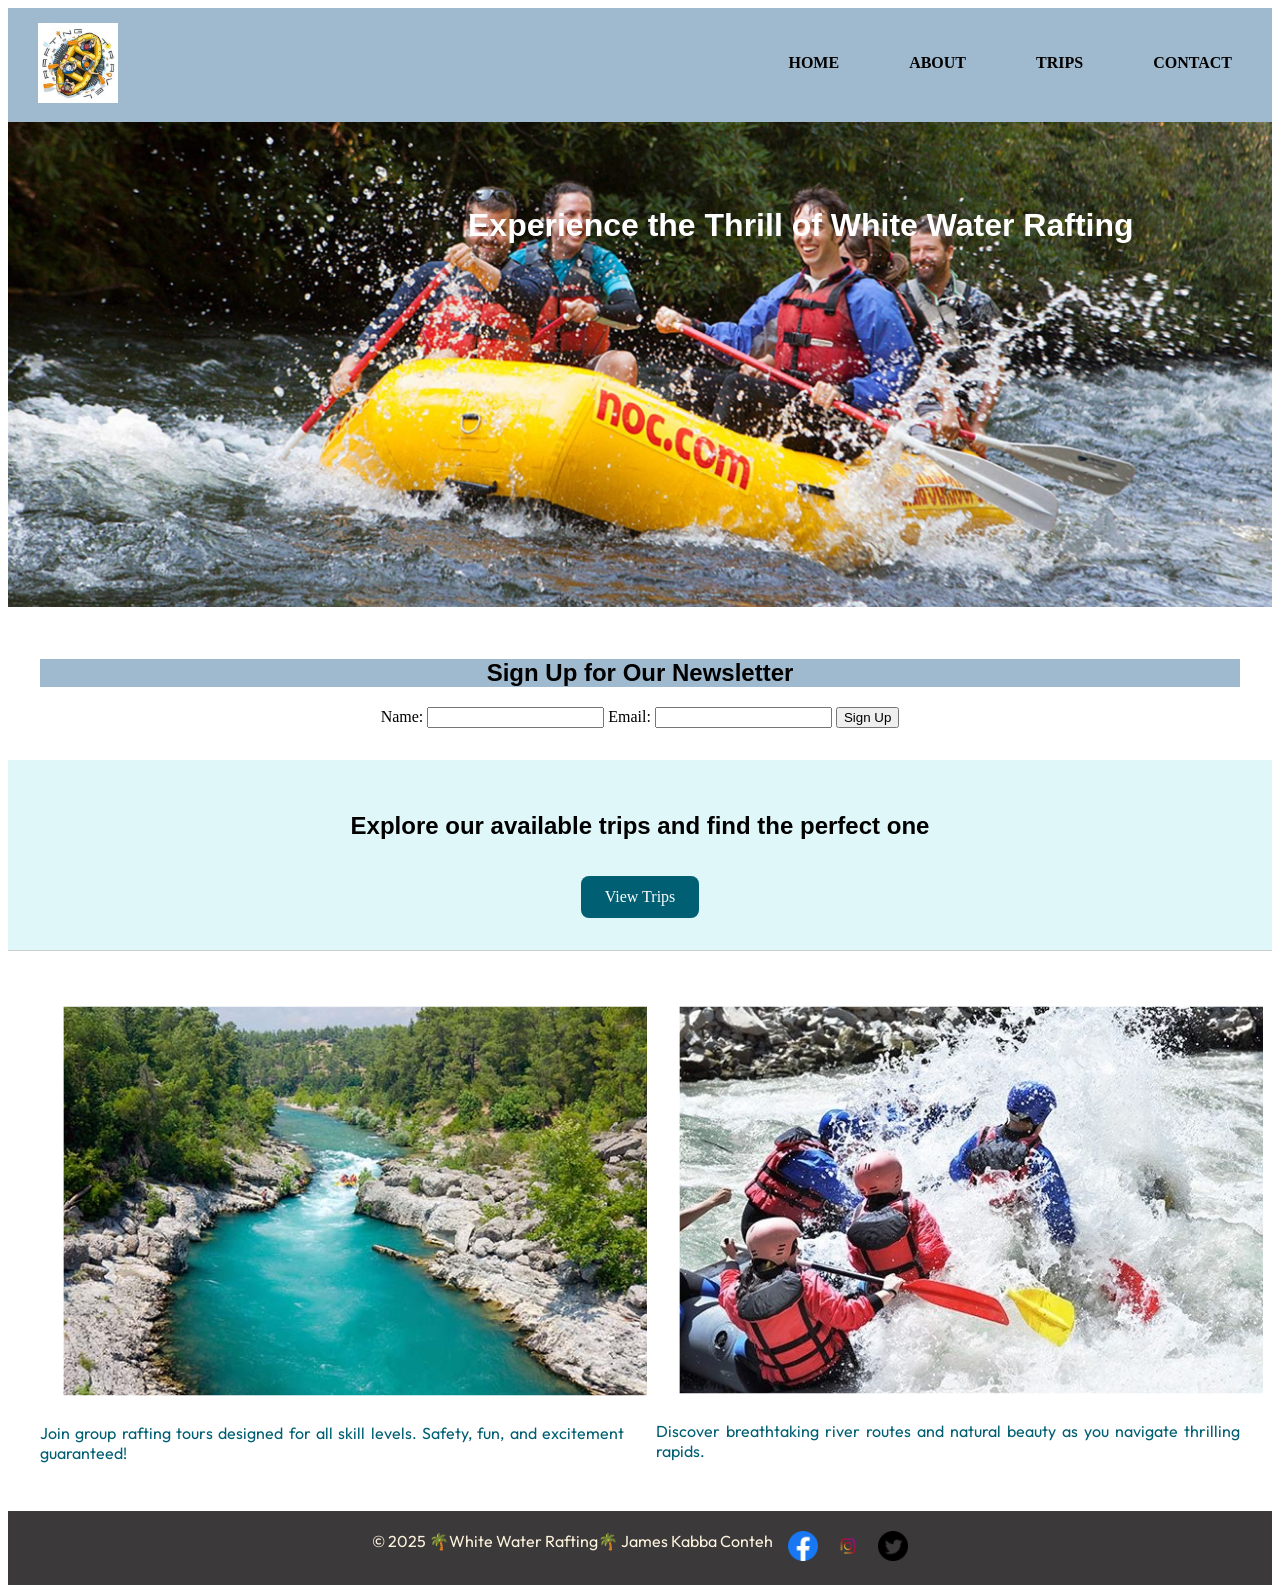
<file: wwr/index.html>
<!DOCTYPE html>
<html lang="en-US">
<head>
    <meta charset="UTF-8">
    <meta name="viewport" content="width=device-width, initial-scale=1.0">
    <meta name="Discription" content="Home">
    <meta name="Author" content="James kabba Conteh">
    <title>White Water Rafting | Home</title>
    <link rel="preconnect" href="https://fonts.googleapis.com">
    <link rel="preconnect" href="https://fonts.gstatic.com" crossorigin>
    <link href="https://fonts.googleapis.com/css2?family=Open+Sans:ital,wght@0,300..800;1,300..800&family=Outfit:wght@500&family=Roboto:ital,wght@0,100..900;1,100..900&display=swap" rel="stylesheet">
    <link rel="stylesheet" href="styles/rafting.css">
  
 </head>  
<body>
    <header>
        <img src="images/rafting_logo.jpg" alt="">
        <nav>
            <a href="index.html">HOME</a>
            <a href="about.html">ABOUT</a>
            <a href="trips.html">TRIPS</a>
            <a href="contact.html">CONTACT</a>
        </nav>

    </header>
    <main>
        <!-- Hero Section -->
  <section class="hero">
    <img src="images/whitewater-rafting-group.jpg" alt="Rafting Adventure" class="hero-img">
    <h1 class="hero-text">Experience the Thrill of White Water Rafting</h1>
  </section>

  <!-- Newsletter Signup Form -->
  <section class="newsletter">
    <h2>Sign Up for Our Newsletter</h2>
    <form>
      <label for="name">Name:</label>
      <input type="text" id="name" name="name" required>
      
      <label for="email">Email:</label>
      <input type="email" id="email" name="email" required>

      <button type="submit">Sign Up</button>
    </form>
  </section>

  <!-- Call to Action -->
  <section class="cta">
    <h2>Explore our available trips and find the perfect one</h2>
    <a href="trips.html" class="cta-button">View Trips</a>
  </section>

  <!-- Grid Layout Section -->
  <section class="info-grid">
    <div class="grid-item">
      <img src="images/rafting2.jpg" alt="Rafting Group">
      <p>Join group rafting tours designed for all skill levels. Safety, fun, and excitement guaranteed!</p>
    </div>
    <div class="grid-item">
      <img src="images/rafting3.jpeg" alt="River Adventure">
      <p>Discover breathtaking river routes and natural beauty as you navigate thrilling rapids.</p>
    </div>
  </section>

    </main>
    <footer>
        <div class="social">
            <p>&copy; 2025 🌴White Water Rafting🌴 James Kabba Conteh</p>
            <a href="facebook.com"><img src="images/Facebook_colored_svg.webp" alt="facebook" width="30"></a>
            <a href="instagram.com"><img src="images/instagram_icon.webp" alt="instagram" width="30"></a>
            <a href="twitter"><img src="images/twitter-icon.webp" alt="twitter" width="30">
            </a>
        </div>
    </footer>
</body>
</html>
</file>
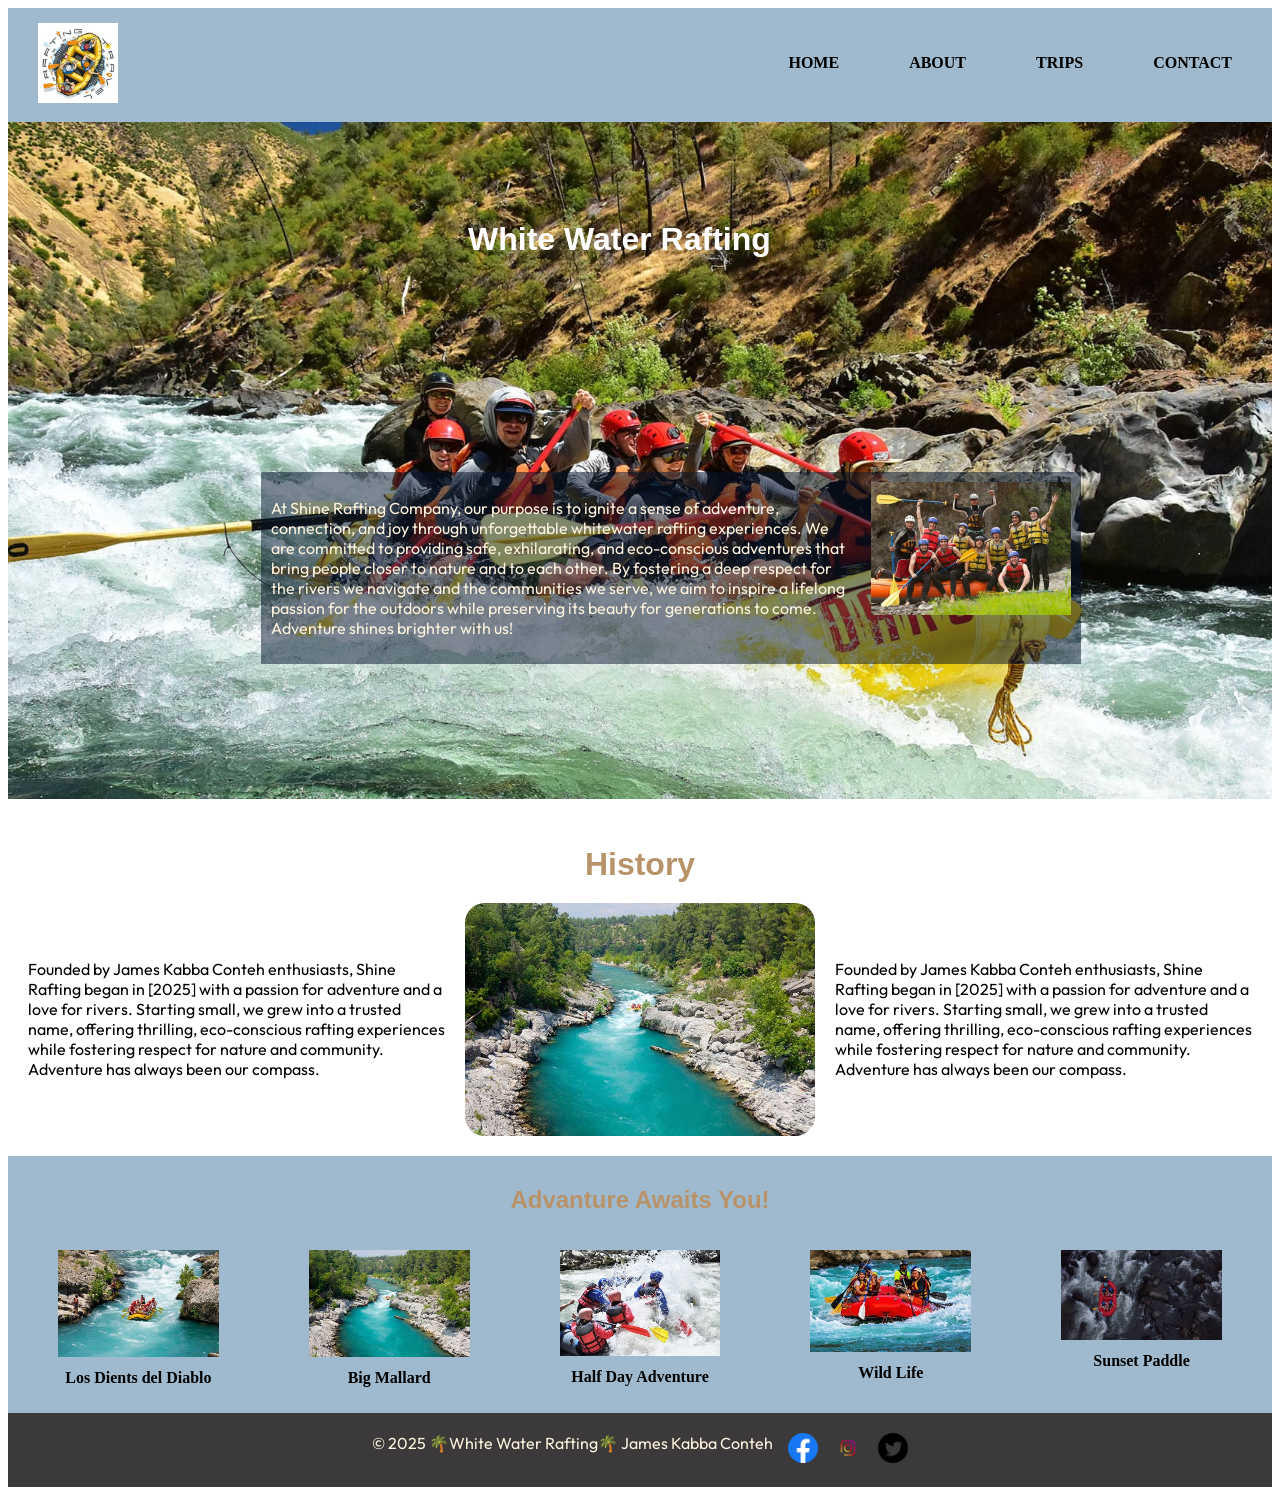
<file: wwr/about.html>
<!DOCTYPE html>
<html lang="en-US">
<head>
    <meta charset="UTF-8">
    <meta name="viewport" content="width=device-width, initial-scale=1.0">
    <meta name="Discription" content="White Water Rafting">
    <meta name="Author" content="James kabba Conteh">
    <title>White Water Rafting | About Us</title>
    <link rel="preconnect" href="https://fonts.googleapis.com">
    <link rel="preconnect" href="https://fonts.gstatic.com" crossorigin>
    <link href="https://fonts.googleapis.com/css2?family=Open+Sans:ital,wght@0,300..800;1,300..800&family=Outfit:wght@500&family=Roboto:ital,wght@0,100..900;1,100..900&display=swap" rel="stylesheet">
    <link rel="stylesheet" href="styles/rafting.css">
  
 </head>  
<body>
    <header>
        <img src="images/rafting_logo.jpg" alt="">
        <nav>
            <a href="index.html">HOME</a>
            <a href="about.html">ABOUT</a>
            <a href="trips.html">TRIPS</a>
            <a href="contact.html">CONTACT</a>
        </nav>

    </header>
    <main>
        <div class="hero">
            <img src="images/Rafting18.jpg" alt="banner">
            <h1>White Water Rafting</h1>
            <article>
                <img src="images/rafting_happypeople.jpeg" alt="">
                <p>At Shine Rafting Company, our purpose is to ignite a sense of adventure, connection, and joy through unforgettable whitewater rafting experiences. We are committed to providing safe, exhilarating, and eco-conscious adventures that bring people closer to nature and to each other. By fostering a deep respect for the rivers we navigate and the communities we serve, we aim to inspire a lifelong passion for the outdoors while preserving its beauty for generations to come. Adventure shines brighter with us!</p>
            </article>
        </div>
        <section class="history">
           <h2>History</h2>
           <div class="history-content">
             <p>Founded by James Kabba Conteh enthusiasts, Shine Rafting began in [2025] with a passion for adventure and a love for rivers. Starting small, we grew into a trusted name, offering thrilling, eco-conscious rafting experiences while fostering respect for nature and community. Adventure has always been our compass.</p>
             <img src="images/rafting2.jpg" alt="history_img" class="history-image"> 
             <p>Founded by James Kabba Conteh enthusiasts, Shine Rafting began in [2025] with a passion for adventure and a love for rivers. Starting small, we grew into a trusted name, offering thrilling, eco-conscious rafting experiences while fostering respect for nature and community. Adventure has always been our compass.</p>
        </div>
        </section>
        <section class="adventures">
            <h2>Advanture Awaits You!</h2>
            <div class="advanture-image">
                <figure>
                    <img src="images/rafting1.jpeg" alt="adventure">
                    <figcaption>Los Dients del Diablo</figcaption>
                </figure>
                <figure>
                    <img src="images/rafting2.jpg" alt="adventure">
                    <figcaption>Big Mallard</figcaption>
                </figure>
                <figure>
                    <img src="images/rafting3.jpeg" alt="adventure">
                    <figcaption>Half Day Adventure</figcaption>
                </figure>
                <figure>
                    <img src="images/rafting4.jpeg" alt="adventure">
                    <figcaption>Wild Life</figcaption>
                </figure>
                <figure>
                    <img src="images/rafting5.jpeg" alt="adventure">
                    <figcaption>Sunset Paddle</figcaption>
                </figure>
            </div>
        </section>

    </main>
    <footer>
        <div class="social">
            <p>&copy; 2025 🌴White Water Rafting🌴 James Kabba Conteh</p>
            <a href="facebook.com"><img src="images/Facebook_colored_svg.webp" alt="facebook" width="30"></a>
            <a href="instagram.com"><img src="images/instagram_icon.webp" alt="instagram" width="30"></a>
            <a href="twitter"><img src="images/twitter-icon.webp" alt="twitter" width="30">
            </a>
        </div>
    </footer>
</body>
</html>
</file>
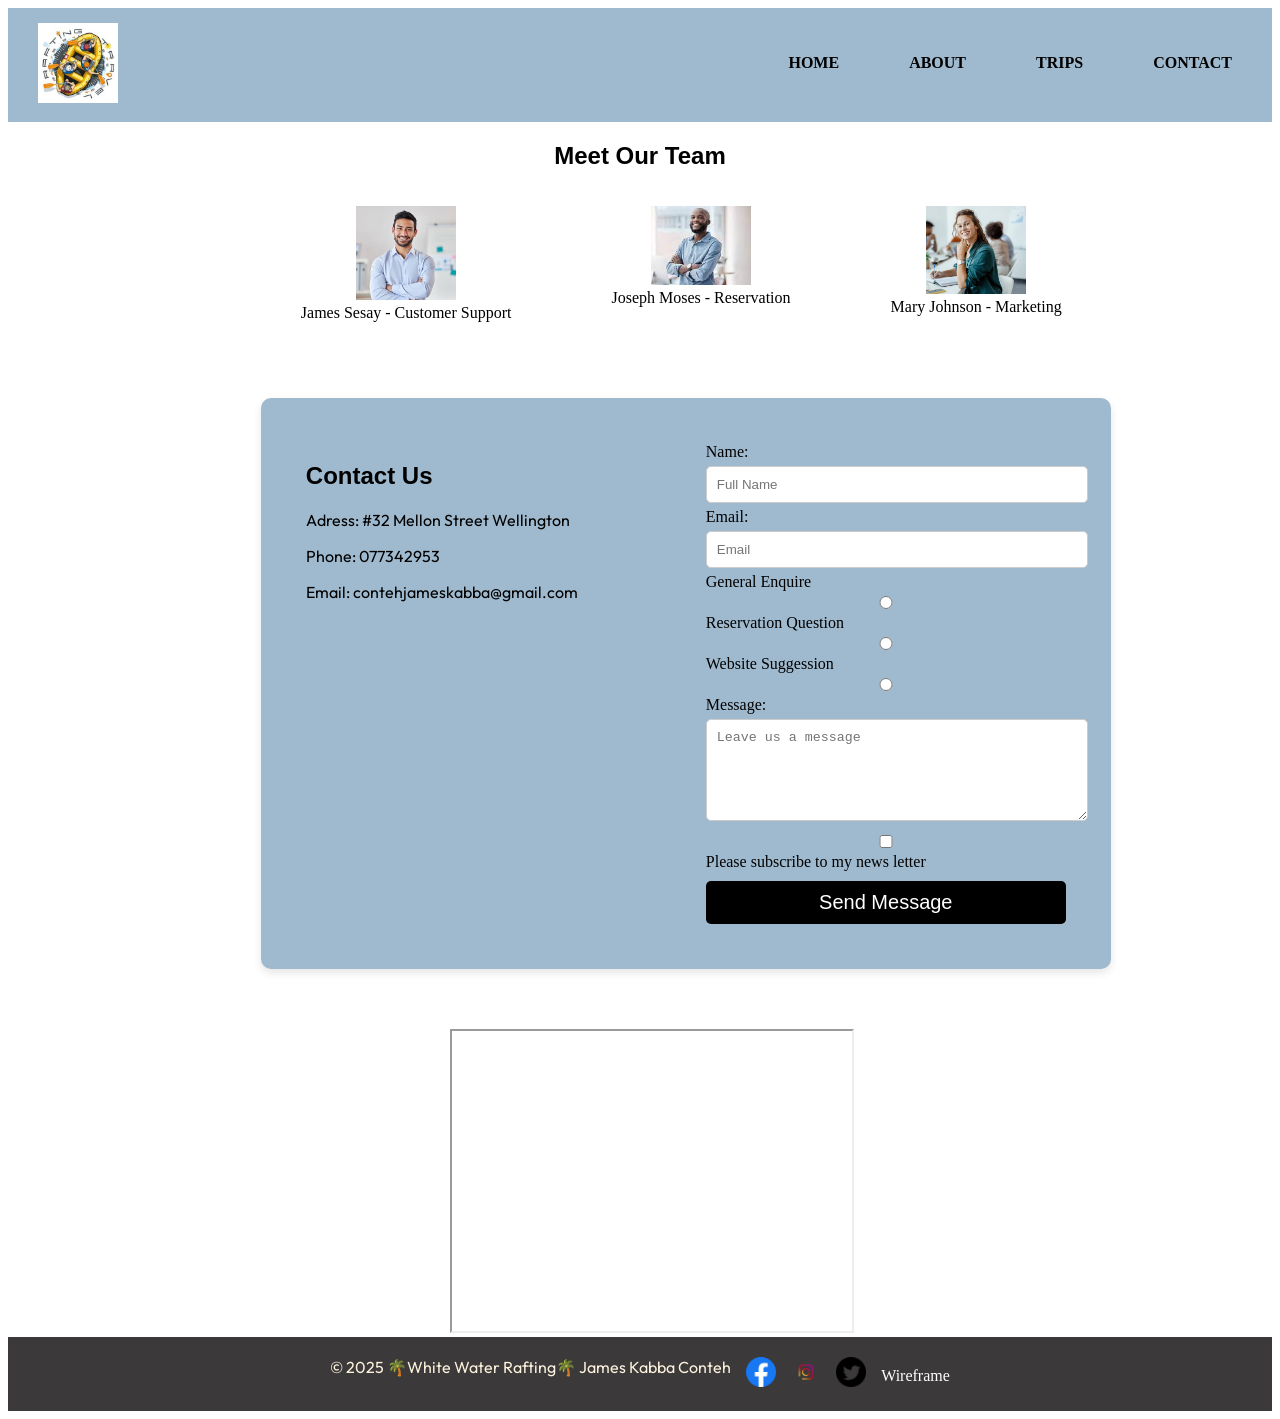
<file: wwr/contact.html>
<!DOCTYPE html>
<html lang="en-Us">
<head>
    <meta charset="UTF-8">
    <meta name="viewport" content="width=device-width, initial-scale=1.0">
    <meta name="description" content="Contact Us">
    <meta name="author" content="James kabba Conteh">
    <title>White Water Rafting | Contact Us</title>
    <link rel="preconnect" href="https://fonts.googleapis.com">
    <link rel="preconnect" href="https://fonts.gstatic.com" crossorigin>
    <link href="https://fonts.googleapis.com/css2?family=Open+Sans:ital,wght@0,300..800;1,300..800&family=Outfit:wght@500&family=Roboto:ital,wght@0,100..900;1,100..900&display=swap" rel="stylesheet">
    <link rel="stylesheet" href="styles/rafting.css">
  
 </head>  
<body>
    <header>
        <img src="images/rafting_logo.jpg" alt="">
        <nav>
            <a href="index.html">HOME</a>
            <a href="about.html">ABOUT</a>
            <a href="trips.html">TRIPS</a>
            <a href="contact.html">CONTACT</a>
        </nav>

    </header>

   <main>
    <section class="emp">
        <h1>Meet Our Team</h1>
        <div class="emp-profile">
            <figure>
                <img src="images/employee1.jpg" alt="employee1">
                <figcaption>James Sesay - Customer Support</figcaption>
            </figure>
            <figure>
                <img src="images/employee2.jpeg" alt="employee2">
                <figcaption>Joseph Moses - Reservation</figcaption>
            </figure>
            <figure>
                <img src="images/employee3.jpg" alt="employee3">
                <figcaption>Mary Johnson - Marketing</figcaption>
            </figure>
        </div>

    </section>
    <form action="#" method="post">
        <div id="con">
            <div class="contact-info">
                <h2>Contact Us</h2>
                <div>
                <p>Adress: #32 Mellon Street Wellington</p> 
                </div>
                <div>
                    <p>Phone: 077342953 </p>  
                </div>
                <div>
                    <p> Email: contehjameskabba@gmail.com </p>  
                </div>  
            </div>
            <div class="contact-form">
                <label>Name:</label>
                <input name="name" id="name" type="text" placeholder="Full Name">
                <label>Email:</label>
                <input name="email" id="email" type="email" placeholder="Email">
                <label>General Enquire</label>
                <input id="general" type="radio">
                <label>Reservation Question</label>
                <input id="question" type="radio">
                <label>Website Suggession</label>
                <input id="suggession" type="radio">
                <label>Message:</label>
                <textarea id="message" name="message" placeholder="Leave us a message"></textarea>
                <input id="subscribe" type="checkbox"> Please subscribe to my news letter
                <button type="submit" class="btn">Send Message</button>
            </div>
        </div>
    </form>
    <div class="map">
        <iframe src="https://www.google.com/maps/embed?pb=!1m18!1m12!1m3!1d126286.40793772673!2d-13.306685602605759!3d8.455519639144358!2m3!1f0!2f0!3f0!3m2!1i1024!2i768!4f13.1!3m3!1m2!1s0xf04c256b3e60633%3A0x97b7c8c8af013c1e!2sFreetown!5e0!3m2!1sen!2ssl!4v1743769530341!5m2!1sen!2ssl" width="400" height="300" 
        allowfullscreen="" loading="lazy" 
        referrerpolicy="no-referrer-when-downgrade">
        </iframe>
    </div>
   </main>
    
    <footer>
        <div class="social">
            <p>&copy; 2025 🌴White Water Rafting🌴 James Kabba Conteh</p>
            <a href="facebook.com"><img src="images/Facebook_colored_svg.webp" alt="facebook" width="30"></a>
            <a href="instagram.com"><img src="images/instagram_icon.webp" alt="instagram" width="30"></a>
            <a href="twitter"><img src="images/twitter-icon.webp" alt="twitter" width="30">
            </a>
            <a class="wire" href="https://app.moqups.com/zZ3IK1RqxWOJys5pjX4o62PB53CBbxUG/view/page/ad64222d5">Wireframe</a>
        </div>
    </footer>
</body>
</html>
</file>
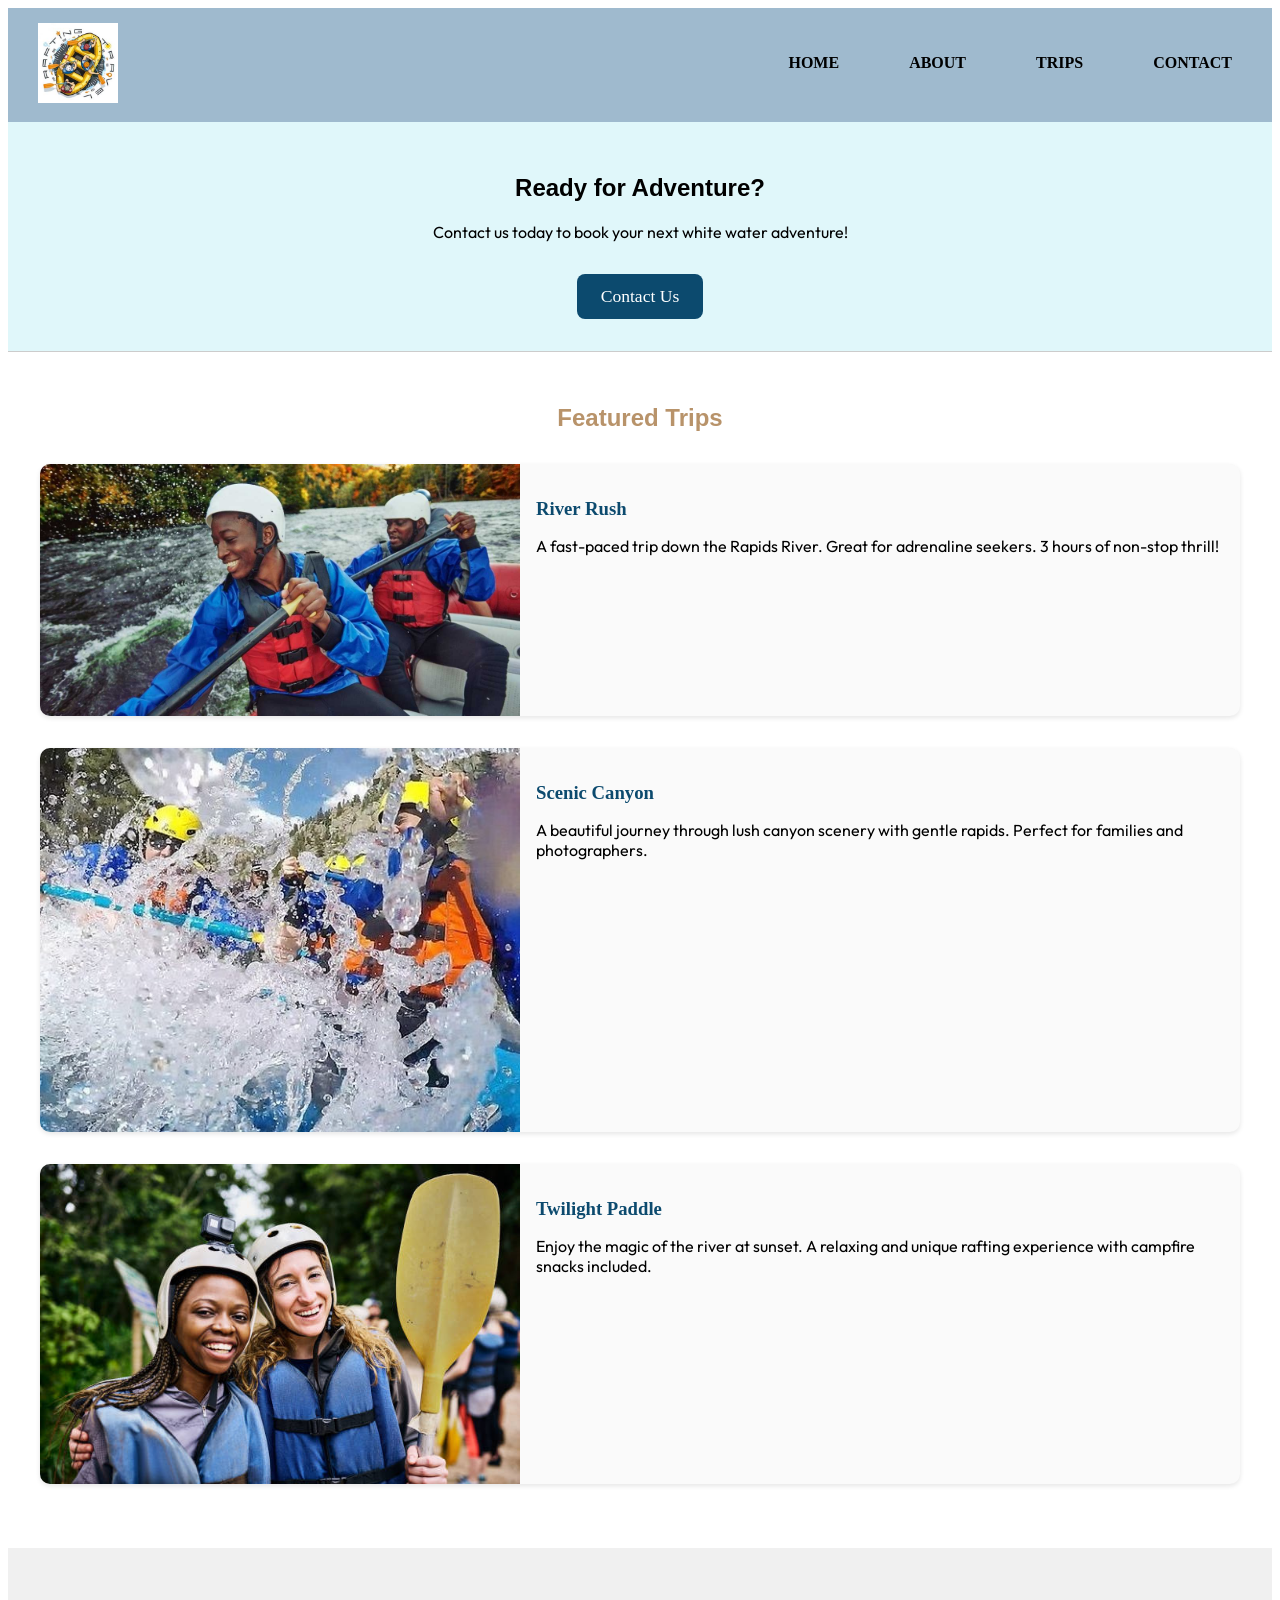
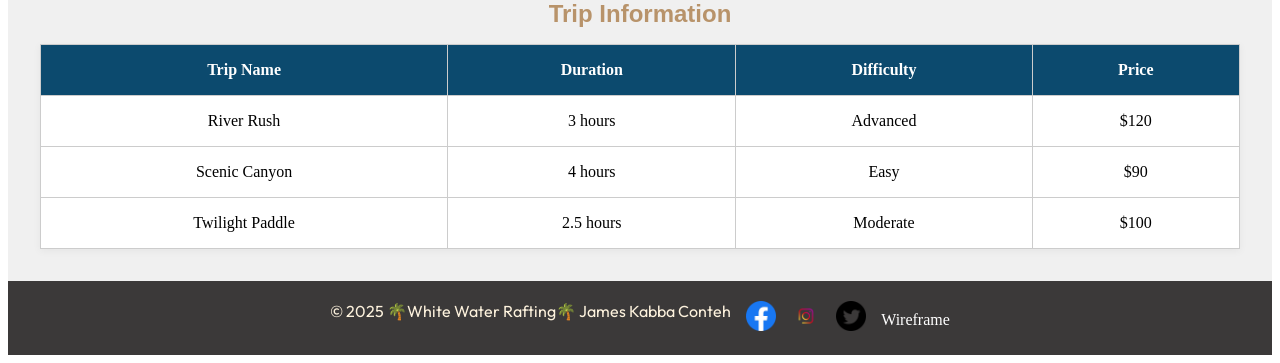
<file: wwr/trips.html>
<!DOCTYPE html>
<html lang="en-Us">
<head>
    <meta charset="UTF-8">
    <meta name="viewport" content="width=device-width, initial-scale=1.0">
    <meta name="description" content="trips">
    <meta name="author" content="James kabba Conteh">
    <title>White Water Rafting | trips</title>
    <link rel="preconnect" href="https://fonts.googleapis.com">
    <link rel="preconnect" href="https://fonts.gstatic.com" crossorigin>
    <link href="https://fonts.googleapis.com/css2?family=Open+Sans:ital,wght@0,300..800;1,300..800&family=Outfit:wght@500&family=Roboto:ital,wght@0,100..900;1,100..900&display=swap" rel="stylesheet">
    <link rel="stylesheet" href="styles/rafting.css">
  
 </head>  
<body>
    <header>
        <img src="images/rafting_logo.jpg" alt="">
        <nav>
            <a href="index.html">HOME</a>
            <a href="about.html">ABOUT</a>
            <a href="trips.html">TRIPS</a>
            <a href="contact.html">CONTACT</a>
        </nav>

    </header>
    <main>
        <section class="cta">
          <h2>Ready for Adventure?</h2>
          <p>Contact us today to book your next white water adventure!</p>
          <a href="contact.html" class="button">Contact Us</a>
        </section>
    
        <section class="trip-highlights">
          <h2>Featured Trips</h2>
          <div class="trip">
            <img src="images/rafting8 (1).jpeg" alt="River Rush" />
            <div>
              <h3>River Rush</h3>
              <p>A fast-paced trip down the Rapids River. Great for adrenaline seekers. 3 hours of non-stop thrill!</p>
            </div>
          </div>
          <div class="trip">
            <img src="images/rafting7.jpeg" alt="Scenic Canyon" />
            <div>
              <h3>Scenic Canyon</h3>
              <p>A beautiful journey through lush canyon scenery with gentle rapids. Perfect for families and photographers.</p>
            </div>
          </div>
          <div class="trip">
            <img src="images/rafting9.jpeg" alt="Twilight Paddle" />
            <div>
              <h3>Twilight Paddle</h3>
              <p>Enjoy the magic of the river at sunset. A relaxing and unique rafting experience with campfire snacks included.</p>
            </div>
          </div>
        </section>
    
        <section class="trip-table">
          <h2>Trip Information</h2>
          <table>
            <thead>
              <tr>
                <th>Trip Name</th>
                <th>Duration</th>
                <th>Difficulty</th>
                <th>Price</th>
              </tr>
            </thead>
            <tbody>
              <tr>
                <td>River Rush</td>
                <td>3 hours</td>
                <td>Advanced</td>
                <td>$120</td>
              </tr>
              <tr>
                <td>Scenic Canyon</td>
                <td>4 hours</td>
                <td>Easy</td>
                <td>$90</td>
              </tr>
              <tr>
                <td>Twilight Paddle</td>
                <td>2.5 hours</td>
                <td>Moderate</td>
                <td>$100</td>
              </tr>
            </tbody>
          </table>
        </section>
      </main>
    
    <footer>
        <div class="social">
            <p>&copy; 2025 🌴White Water Rafting🌴 James Kabba Conteh</p>
            <a href="facebook.com"><img src="images/Facebook_colored_svg.webp" alt="facebook" width="30"></a>
            <a href="instagram.com"><img src="images/instagram_icon.webp" alt="instagram" width="30"></a>
            <a href="twitter"><img src="images/twitter-icon.webp" alt="twitter" width="30">
            </a>
            <a class="wire" href="https://app.moqups.com/K5kYrbdJbTX0DwRhiH4IgELAZ1KQs4J7/view/page/ad64222d5">Wireframe</a>
        </div>
    </footer>
</body>
</html>
</file>
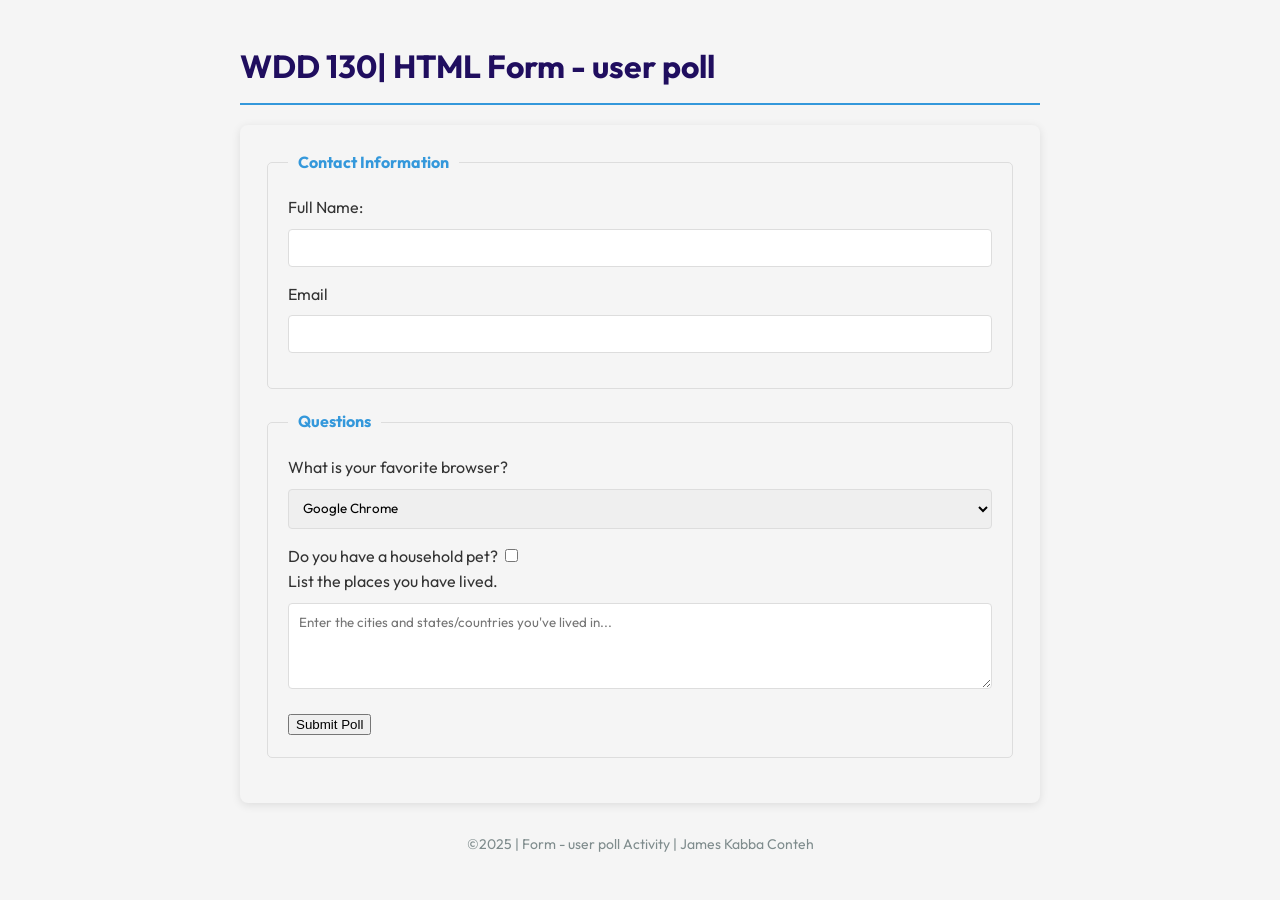
<file: wwr/week05/poll-form.html>
<!DOCTYPE html>
<html lang="en">
<head>
    <meta charset="UTF-8">
    <meta name="viewport" content="width=device-width, initial-scale=1.0">
    <title>WDD 130| HTML Form - user poll</title>
    <link rel="stylesheet" href="styles/poll-form.css">
    <link rel="preconnect" href="https://fonts.googleapis.com">
    <link rel="preconnect" href="https://fonts.gstatic.com" crossorigin>
    <link href="https://fonts.googleapis.com/css2?family=Outfit:wght@500&display=swap" rel="stylesheet">
</head>
<body>
    <header>
        <h1>WDD 130| HTML Form - user poll</h1>
    </header>

    <main>
        <form>
            <fieldset>
                <legend>Contact Information</legend>
                    <label for="Fullname">Full Name:</label>
                    <input type="text" id="Fullname" name="fullname">
                    <label for="useremail">Email</label>
                    <input type="email" id="useremail" name="useremail">
            </fieldset>

            <fieldset>
                <legend>Questions</legend>
                
                <div>
                  <label for="browser">What is your favorite browser?</label>
                  <select name="browser" id="browser">
                    <option value="chrome">Google Chrome</option>
                    <option value="firefox">Mozilla Firefox</option>
                    <option value="safari">Apple Safari</option>
                    <option value="edge">Microsoft Edge</option>
                    <option value="opera">Opera</option>
                  </select>
                </div>
                
                <div>
                  <label for="pet">Do you have a household pet?</label>
                  <input type="checkbox" name="pet" id="pet">
                </div>
                
                <div>
                  <label for="feedback">List the places you have lived.</label>
                  <textarea name="feedback" id="feedback" rows="4" placeholder="Enter the cities and states/countries you've lived in..."></textarea>
                </div>
                <button type="submit">Submit Poll</button>
                
              </fieldset>
        </form>
    </main>
    <footer>
        &copy;2025 | Form - user poll Activity | James Kabba Conteh
    </footer>
</body>
</html>
</file>
<file: wwr/styles/rafting.css>
:root{
--primary-color: #ebc431;
--secondary-color: #FDF2DD;
--accent1-color: #9FBACE;
--accent2-color: #B8936A;
}

h1{
    color: var(--accent1-color);
}
h2{
    color: var(--accent2-color);
}
h1, h2 {
    font-family: "Roborto", sans-serif;
}
p{
    font-family: "outfit", sans-serif;
}
footer a{
    text-decoration: none;
}
.hero {
    position: relative;
    width: 100%;
}
.hero img {
    display: block;
    width: 100%;
    height: auto;
}   
.hero h1 {
    position: absolute;
    top: 10%;
    padding: 10px;
    margin-left: 450px;
    font-size: 2rem;
    color: var(--secondary-color);
    background-color: rgba(0, 0, 0, 0);
}
.hero article {
    position: absolute;
    bottom: 20%;
    left: 20%;
    background-color: rgba(2, 19, 43, 0.5);
    color: var(--secondary-color);
    padding: 10px;
    max-width: 800px;
}
.hero article img {
    float: right;
    width: 200px;
    margin: 0 0 1rem 1rem;
}

header {
    display: grid;
    grid-template-columns: auto 1fr;
    align-items: center;
    gap: 20px;
    padding: 15px 30px;
    background-color: var(--accent1-color);
    border-bottom: 4px solid var(--accent1-color);
}

header img {
    max-height: 80px;
    margin-right: 15px; 
}

nav {
    display: flex;
    justify-content: flex-end;
    gap: 50px;
    list-style: none;
    margin: 0;
    padding: 0;
}

nav a {
    text-decoration: none;
    color: black;
    font-weight: bold;
    padding: 5px 10px;
    border-radius: 4px;
}

nav a:hover {
    background-color: var(--accent2-color);
}
 
.history h2 {
    text-align: center;
    font-size: 2rem;
    margin-bottom: 20px;
}

.history{
    padding: 20px;
}

.history-content {
display: flex;
grid-template-columns: 1fr 2fr;
gap: 20px;
align-items: center;
}
.history-image {
    max-width: 350px;
    border-radius: 20px;
} 

.adventures {
    padding: 10px;
    text-align: center;
    background-color: var(--accent1-color);
}

.adventure h2 {
    font-size: 2rem;
    margin-bottom: 20px;
}
.advanture-image {
    display: flex;
    justify-content: space-between;
    gap: 10px;
}
.advanture-image figure {
    flex: 1 1 calc(20% - 20px);
    max-width: 200px;
    text-align: center;
}

.advanture-image img {
    width: 100%;
    height: auto;
}

.advanture-image figcaption {
    margin-top: 8px;
    font-size: 1rem;
    color: black;
    font-weight: bold;
}

footer {
    padding: 20px;
    background-color: rgb(59, 57, 57);
    color: var(--secondary-color);
    display: flex;
    text-align: center;
    justify-content: center;
}

footer p {
    margin: 0;
    font-size: 1rem;
}

.social {
    display: flex;
    gap: 15px;
}

.social a img {
    width: 30px;
    height: auto;
    transition: transform 0.3s ease;
}

.social a img:hover {
    transform: scale(1.2);
}

/* Contact css*/
#con {
    display: flex;
    background-color: #9FBACE;
    padding: 25px;
    margin-top: 60px;
    margin-bottom: 60px;
    margin-left: 20%;
    border-radius: 10px;
    box-shadow: 0 4px 8px rgba(0, 0, 0, 0.1);
    width: 800px;
}
.contact-info {
    flex: 1;
    padding: 20px;
}
.contact-info h2 {
    color: black;
    font-weight: 600;
}
.contact-info p {
    color: black;
}
.contact-info .info {
    display: flex;
    align-items: center;
    background: #f4f4f4;
    padding: 10px;
    border-radius: 5px;
    margin: 10px 0;
}
.contact-info .info img {
    width: 20px;
    margin-right: 10px;
}
.contact-form {
    flex: 1;
    padding: 20px;
}

.contact-form input, .contact-form textarea {
    width: 100%;
    padding: 10px;
    margin: 5px 0;
    border: 1px solid #ccc;
    border-radius: 5px;
}
.contact-form textarea {
    height: 80px;
}
.contact-form .btn {
    background: black;
    color: #fff;
    font-size: 20px;
    padding: 10px;
    border: none;
    cursor: pointer;
    width: 100%;
    border-radius: 5px;
    margin-top: 10px;
}
.btn:hover {
    background-color:  var(--primary-color);
}

.emp h1 {
    text-align: center;
    color: black;
}
.emp-profile {
    display: flex;
    gap: 20px;
    margin-left: 20%;
}
.emp-profile img {
    width: 100px;
}
.emp-profile figure {
    text-align: center;
}
.map {
    margin-left: 35%;
}
.wire {
    color: #fff;
    padding-top: 10px;
}
.wire:hover {
    transform: scale(1.2);
}

.hero {
    position: relative;
    width: 100%;
  }

.hero h1 {
    text-align: justify;
    color: white  
}

.newsletter h2{
    text-align: center;
    background-color: var(--accent1-color);
    color: black;
    flex: auto;
}

.newsletter-button :hover{
    transform: scale(1.2);
}

.hero-img {
    width: 100%;
    height: 40px;
    display: block;
}
  

.newsletter, .cta, .info-grid {
  padding: 2rem;
  text-align: center;
}

.form {
    display: grid;
    flex-direction: row;
    gap: 0.5rem;
    max-width: 350px;
    margin: auto;
    color: black;
}

.cta-button {
    display: inline-block;
    margin-top: 1rem;
    padding: 0.75rem 1.5rem;
    background-color: #005f73;
    color: white;
    text-decoration: #005f73;
    border-radius: 0.5rem;
}


.info-grid {
  display: grid;
  grid-template-columns: repeat(auto-fit, minmax(250px, 1fr));
  gap: 2rem;
}

.grid-item img {
    width: 100%;
    height: auto;
    border-radius: 0.5rem;
}

  
.grid-item p {
    margin-top: 1rem;
    color: #005f73;
    padding: 0%;
}

.cta h2 {
    text-align: center;
    color: black;
    
}

.cta p {
    text-overflow: clip;
}

.grid-item img {
    display: grid;
    padding: 1%;
    padding-bottom: 1%;
    margin: 2%;
}

.grid-item img {
    display: grid;
    padding: 2%;
    margin: 2%;
}

.grid-item p {
    text-align: justify;
}

.cta {
  background-color: #e0f7fa;
  padding: 2rem;
  text-align: center;
  border-bottom: 1px solid #ccc;
}

.cta .button {
    margin-top: 1rem;
    background-color: #0c4a6e;
    color: white;
    padding: 0.75rem 1.5rem;
    border-radius: 0.5rem;
    display: inline-block;
    text-decoration: none;
    font-size: 1.1rem;
}

.cta .button:hover {
    background-color: #065a82;
  }

.trip-highlights {
    padding: 2rem;
    background-color: #fff;
}

.trip-highlights h2 {
    text-align: center;
    margin-bottom: 2rem;
}

.trip {
    display: flex;
    background: #fafafa;
    border-radius: 10px;
    overflow: hidden;
    margin-bottom: 2rem;
    box-shadow: 0 2px 5px rgba(0,0,0,0.1);
}
  
.trip img {
    width: 40%;
    object-fit: cover;
}

.trip div {
    padding: 1rem;
}

.trip h3 {
    margin-bottom: 0.5rem;
    color: #0c4a6e;
}

.trip-table {
    padding: 2rem;
    background-color: #f0f0f0;
}

.trip-table h2 {
    text-align: center;
    margin-bottom: 1rem;
}

table {
    width: 100%;
    border-collapse: collapse;
    margin-top: 1rem;
    background-color: white;
    box-shadow: 0 2px 8px rgba(0,0,0,0.05);
}

th, td {
    padding: 1rem;
    text-align: center;
    border: 1px solid #ccc;
  }

th {
    background-color: #0c4a6e;
    color: white;
  }
</file>
<file: wwr/week05/styles/poll-form.css>
/* General Form Styling */
body {
    font-family: 'outfit', Tahoma, Geneva, Verdana, sans-serif;
    line-height: 1.6;
    color: #333;
    max-width: 800px;
    margin: 0 auto;
    padding: 20px;
    background-color: #f5f5f5;
}

h1 {
    color: #200e5f;
    border-bottom: 2px solid #3498db;
    padding-bottom: 10px;
    margin-bottom: 20px;
}

/* Section Styling */
form {
    background-color: whitesmoke;
    padding: 25px;
    border-radius: 8px;
    box-shadow: 0 2px 10px rgba(0, 0, 0, 0.1);
}

/* Fieldset and Legend Styling */
fieldset {
    border: 1px solid #ddd;
    border-radius: 5px;
    padding: 20px;
    margin-bottom: 20px;
}

legend {
    font-weight: bold;
    color: #3498db;
    padding: 0 10px;
}

/* Input Fields */
input[type="text"],
input[type="email"],
textarea,
select {
    width: 100%;
    padding: 10px;
    margin: 8px 0 15px;
    border: 1px solid #ddd;
    border-radius: 4px;
    box-sizing: border-box;
    font-family: inherit;
}

input[type="text"]:focus,
input[type="email"]:focus,
textarea:focus,
select:focus {
    border-color: #3498db;
    outline: none;
    box-shadow: 0 0 5px rgba(52, 152, 219, 0.5);
}

/* Radio Buttons and Checkboxes */
input[type="radio"],
input[type="checkbox"] {
    margin-right: 10px;
}

/* Button Styling */
input[type="submit"] {
    background-color: #3498db;
    color: white;
    padding: 12px 20px;
    border: none;
    border-radius: 4px;
    cursor: pointer;
    font-size: 16px;
    transition: background-color 0.3s;
}

input[type="submit"]:hover {
    background-color: #2980b9;
}

/* Footer Styling */
footer {
    text-align: center;
    margin-top: 30px;
    color: #7f8c8d;
    font-size: 14px;
}
</file>
